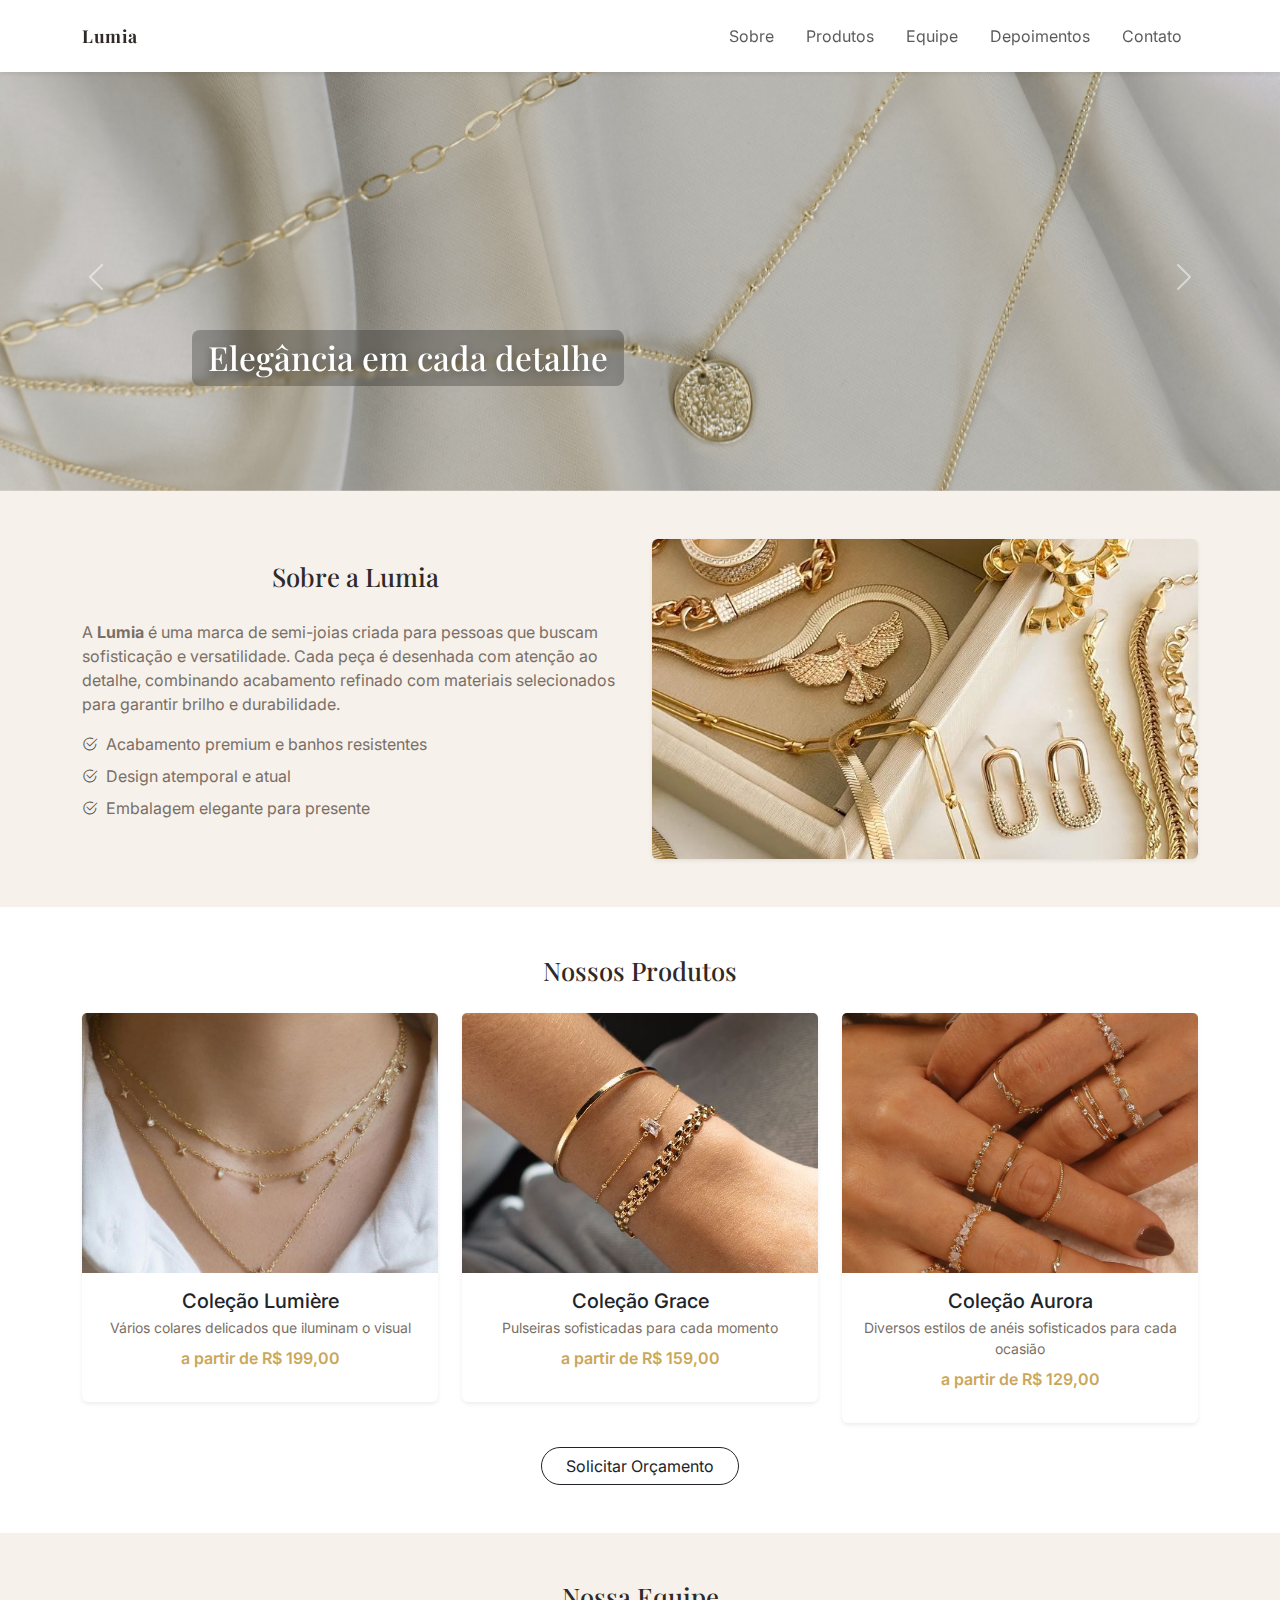
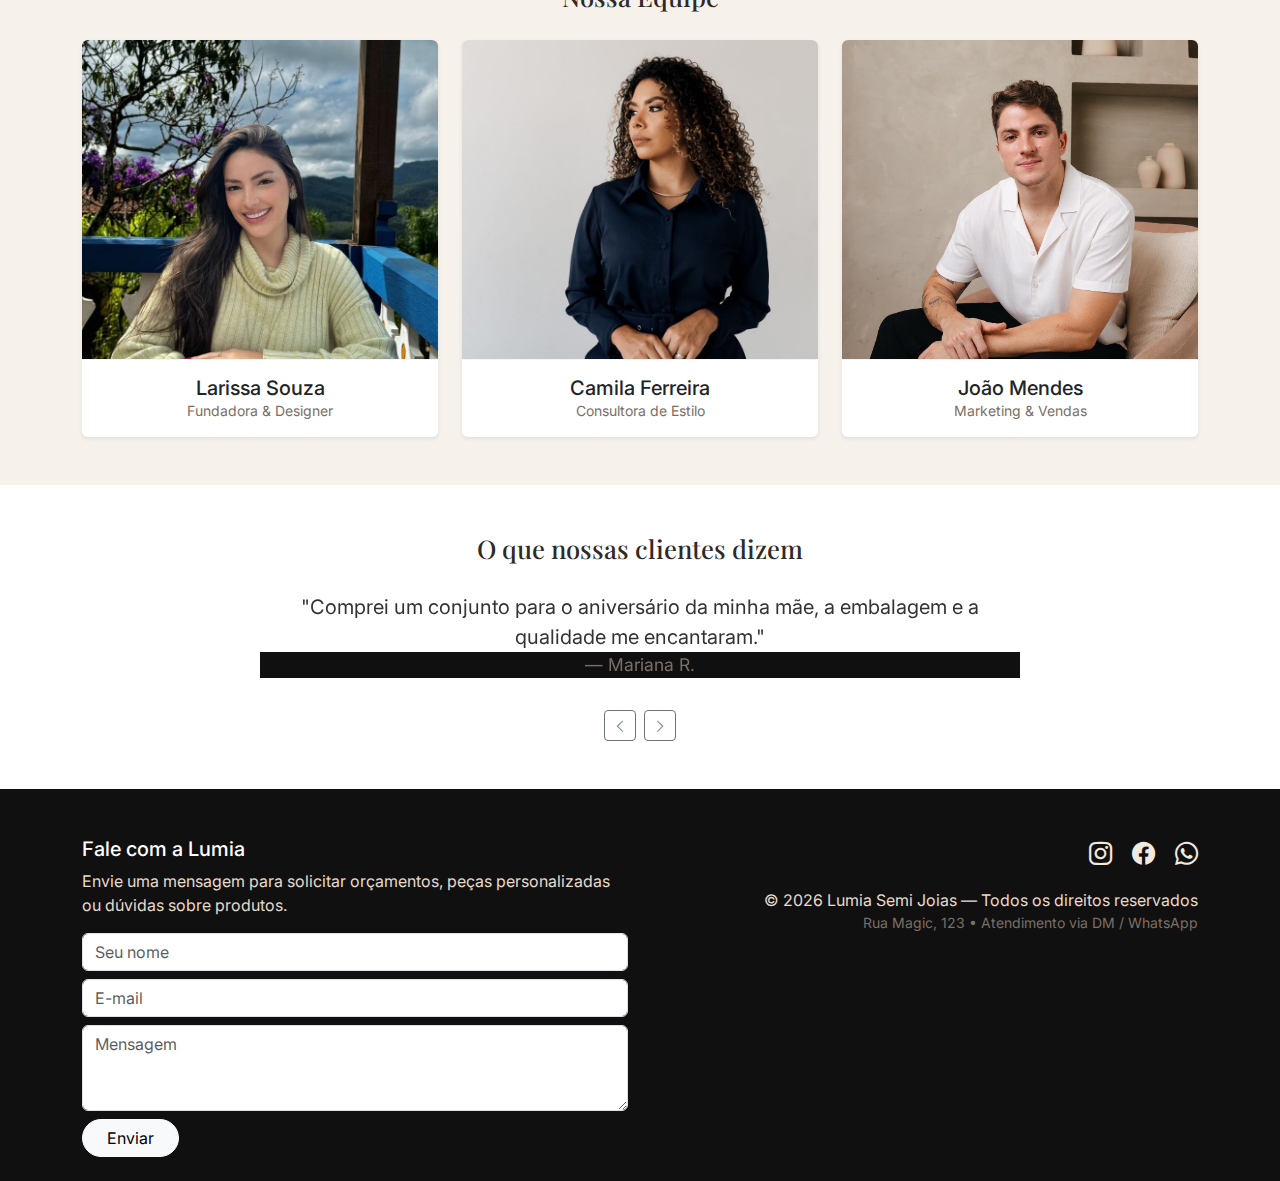
<file: index.html>
<!doctype html>
<html lang="pt-br">
<head>
  <meta charset="utf-8" />
  <meta name="viewport" content="width=device-width,initial-scale=1" />
  <title>Lumia - Semi Joias</title>

  <link href="https://cdn.jsdelivr.net/npm/bootstrap@5.3.2/dist/css/bootstrap.min.css" rel="stylesheet">
  <link href="https://cdn.jsdelivr.net/npm/bootstrap-icons@1.11.3/font/bootstrap-icons.css" rel="stylesheet">
  <link href="https://fonts.googleapis.com/css2?family=Playfair+Display:wght@600;700&family=Inter:wght@300;400;600&display=swap" rel="stylesheet">

  <style>
    :root{
      --bg: #f6f1eb;
      --card: #ffffff;
      --accent: #caa75a;
      --muted: #7a6f66;
    }

    html,body{ height:100%; }
    body{
      background: var(--bg);
      color: #333;
      font-family: "Inter", system-ui, -apple-system, "Segoe UI", Roboto, "Helvetica Neue", Arial;
      line-height:1.5;
      scroll-behavior: smooth;
    }

    .brand-logo{
      display:flex;
      gap:.5rem;
      align-items:center;
      text-decoration:none;
    }
    .brand-mark{
      width:38px; height:38px;
      display:inline-grid;
      place-items:center;
      background: linear-gradient(180deg,#fff 0,#f0e9df 100%);
      border-radius:8px;
      box-shadow: 0 2px 6px rgba(0,0,0,0.06);
      border: 1px solid rgba(122,111,102,0.12);
    }
    .brand-title{
      font-family: "Playfair Display", serif;
      color: #2f2a27;
      font-weight:700;
      letter-spacing:.6px;
      font-size:1.1rem;
    }

    .carousel-caption{
      bottom: 18%;
    }
    .hero-title{
      font-family: "Playfair Display", serif;
      font-size: clamp(1.25rem, 2.6vw, 2.4rem);
      color: #fff;
      text-shadow: 0 2px 10px rgba(0,0,0,0.35);
      background: rgba(0,0,0,0.25);
      display:inline-block;
      padding: .5rem 1rem;
      border-radius: 8px;
      backdrop-filter: blur(2px);
    }

    .section-title{
      font-family: "Playfair Display", serif;
      color: #2f2a27;
      text-align:center;
      margin-bottom:1.75rem;
      font-size:1.6rem;
    }
    .muted { color: var(--muted); }


    .product-card img{
      height: 260px;
      object-fit: cover;
    }
    .product-card .card-body { padding: 1rem; }


    .team-photo{
      width:100%;
      height:320px;
      object-fit:cover;
      border-bottom: 1px solid rgba(0,0,0,0.04);
    }


    footer{ background: #111010; color: #fff; }
    footer a { color: #f1e9dd; }


    @media (max-width:767px){
      .product-card img{ height:220px; }
      .team-photo{ height:220px; }
      .carousel-caption{ bottom: 12%; }
    }
  </style>
</head>
<body data-bs-spy="scroll" data-bs-target="#mainNav" data-bs-offset="80" tabindex="0">

  <!-- navbar -->
  <nav id="mainNav" class="navbar navbar-expand-lg navbar-light bg-white shadow-sm py-3 fixed-top">
    <div class="container">
      <a class="navbar-brand brand-logo" href="#home" aria-label="Lumia home">
        <span class="brand-title">Lumia</span>
      </a>

      <button class="navbar-toggler" type="button" data-bs-toggle="collapse" data-bs-target="#navMenu" aria-controls="navMenu" aria-expanded="false">
        <span class="navbar-toggler-icon"></span>
      </button>

      <div class="collapse navbar-collapse" id="navMenu">
        <ul class="navbar-nav ms-auto align-items-lg-center">
          <li class="nav-item"><a class="nav-link px-3" href="#sobre">Sobre</a></li>
          <li class="nav-item"><a class="nav-link px-3" href="#produtos">Produtos</a></li>
          <li class="nav-item"><a class="nav-link px-3" href="#equipe">Equipe</a></li>
          <li class="nav-item"><a class="nav-link px-3" href="#depoimentos">Depoimentos</a></li>
          <li class="nav-item"><a class="nav-link px-3" href="#contato">Contato</a></li>
        </ul>
      </div>
    </div>
  </nav>

  <!-- carrossel de fotos-->
  <header id="home" class="mt-5 pt-3">
    <div id="heroCarousel" class="carousel slide" data-bs-ride="carousel" data-bs-interval="4500">
      <div class="carousel-inner">
        <div class="carousel-item active">
          <img src="1foto.png" class="d-block w-100" alt="Joia dourada">
          <div class="carousel-caption text-start">
            <h2 class="hero-title">Elegância em cada detalhe</h2>
          </div>
        </div>
        <div class="carousel-item">
          <img src="5foto.png" class="d-block w-100" alt="Joia dourada">
          <div class="carousel-caption">
            <h2 class="hero-title">Brilho que acompanha você</h2>
          </div>
        </div>
        <div class="carousel-item">
          <img src="4foto.png" class="d-block w-100" alt="Joia dourada">
          <div class="carousel-caption text-end">
            <h2 class="hero-title">Peças que contam histórias</h2>
          </div>
        </div>
      </div>

      <button class="carousel-control-prev" type="button" data-bs-target="#heroCarousel" data-bs-slide="prev" aria-label="anterior">
        <span class="carousel-control-prev-icon" aria-hidden="true"></span>
      </button>
      <button class="carousel-control-next" type="button" data-bs-target="#heroCarousel" data-bs-slide="next" aria-label="próximo">
        <span class="carousel-control-next-icon" aria-hidden="true"></span>
      </button>
    </div>
  </header>

  <!-- sobre a lumia-->
  <section id="sobre" class="py-5">
    <div class="container">
      <div class="row align-items-center gy-4">
        <div class="col-lg-6">
          <h3 class="section-title">Sobre a Lumia</h3>
          <p class="muted mb-3">A <strong>Lumia</strong> é uma marca de semi-joias criada para pessoas que buscam sofisticação e versatilidade. Cada peça é desenhada com atenção ao detalhe, combinando acabamento refinado com materiais selecionados para garantir brilho e durabilidade.</p>
          <ul class="list-unstyled muted">
            <li class="mb-2"><i class="bi bi-check2-circle me-2 text-muted"></i>Acabamento premium e banhos resistentes</li>
            <li class="mb-2"><i class="bi bi-check2-circle me-2 text-muted"></i>Design atemporal e atual</li>
            <li class="mb-2"><i class="bi bi-check2-circle me-2 text-muted"></i>Embalagem elegante para presente</li>
          </ul>
        </div>
        <div class="col-lg-6 text-center">
          <div class="card shadow-sm border-0" style="background:transparent;">
            <img src="carossel3.jpeg" class="img-fluid rounded" alt="Sobre Lumia - joia" loading="lazy" style="max-height:320px; object-fit:cover;">
          </div>
        </div>
      </div>
    </div>
  </section>

  <!-- produtos -->
  <section id="produtos" class="py-5 bg-white">
    <div class="container">
      <h3 class="section-title">Nossos Produtos</h3>

      <div class="row g-4">
<div class="col-md-4">
  <div class="card product-card shadow-sm border-0">
    <img src="colar1.jpeg" class="card-img-top" alt="Coleção de colares Lumia" loading="lazy">
    <div class="card-body text-center">
      <h5 class="card-title mb-1">Coleção Lumière</h5>
      <p class="muted small mb-2">Vários colares delicados que iluminam o visual</p>
      <p class="fw-semibold" style="color:var(--accent)">a partir de R$ 199,00</p>
    </div>
  </div>
</div>

<div class="col-md-4">
  <div class="card product-card shadow-sm border-0">
    <img src="pulseira3.jpeg" class="card-img-top" alt="Coleção de pulseiras Lumia" loading="lazy">
    <div class="card-body text-center">
      <h5 class="card-title mb-1">Coleção Grace</h5>
      <p class="muted small mb-2">Pulseiras sofisticadas para cada momento</p>
      <p class="fw-semibold" style="color:var(--accent)">a partir de R$ 159,00</p>
    </div>
  </div>
</div>

<div class="col-md-4">
  <div class="card product-card shadow-sm border-0">
    <img src="anel2.jpeg" class="card-img-top" alt="Coleção de anéis Lumia" loading="lazy">
    <div class="card-body text-center">
      <h5 class="card-title mb-1">Coleção Aurora</h5>
      <p class="muted small mb-2">Diversos estilos de anéis sofisticados para cada ocasião</p>
      <p class="fw-semibold" style="color:var(--accent)">a partir de R$ 129,00</p>
    </div>
  </div>
</div>


      <!-- orçamento -->
      <div class="text-center mt-4">
        <a href="#contato" class="btn btn-outline-dark rounded-pill px-4">Solicitar Orçamento</a>
      </div>
    </div>
  </section>

  <!-- equipe -->
  <section id="equipe" class="py-5">
    <div class="container">
      <h3 class="section-title">Nossa Equipe</h3>

      <div class="row g-4">
        <div class="col-md-4">
          <div class="card text-center shadow-sm border-0">
            <img src="larissa.jpeg" class="team-photo rounded-top" alt="Larissa Souza" loading="lazy">
            <div class="card-body">
              <h5 class="card-title mb-0">Larissa Souza</h5>
              <p class="muted small mb-0">Fundadora & Designer</p>
            </div>
          </div>
        </div>

        <div class="col-md-4">
          <div class="card text-center shadow-sm border-0">
            <img src="camila3.jpeg" class="team-photo rounded-top" alt="Camila Ferreira" loading="lazy">
            <div class="card-body">
              <h5 class="card-title mb-0">Camila Ferreira</h5>
              <p class="muted small mb-0">Consultora de Estilo</p>
            </div>
          </div>
        </div>

        <div class="col-md-4">
          <div class="card text-center shadow-sm border-0">
            <img src="joao3.jpeg" class="team-photo rounded-top" alt="João Mendes" loading="lazy">
            <div class="card-body">
              <h5 class="card-title mb-0">João Mendes</h5>
              <p class="muted small mb-0">Marketing & Vendas</p>
            </div>
          </div>
        </div>
      </div>
    </div>
  </section>

  <!-- carrossel de depoimentos -->
  <section id="depoimentos" class="py-5 bg-white">
    <div class="container">
      <h3 class="section-title">O que nossas clientes dizem</h3>

      <div id="testimonials" class="carousel slide" data-bs-ride="carousel">
        <div class="carousel-inner text-center">
          <div class="carousel-item active">
            <blockquote class="blockquote mx-auto" style="max-width:760px;">
              <p class="fs-5">"Comprei um conjunto para o aniversário da minha mãe, a embalagem e a qualidade me encantaram."</p>
              <footer class="blockquote-footer muted">Mariana R.</footer>
            </blockquote>
          </div>
          <div class="carousel-item">
            <blockquote class="blockquote mx-auto" style="max-width:760px;">
              <p class="fs-5">"Peças incríveis, atendimento cuidadoso e entrega rápida, super recomendo!"</p>
              <footer class="blockquote-footer muted">Vitória G.</footer>
            </blockquote>
          </div>
          <div class="carousel-item">
            <blockquote class="blockquote mx-auto" style="max-width:760px;">
              <p class="fs-5">"Preço justo. Uso todo dia e o banho continua ótimo."</p>
              <footer class="blockquote-footer muted">Laís S.</footer>
            </blockquote>
          </div>
        </div>
        <div class="d-flex justify-content-center mt-3">
          <button class="btn btn-sm btn-outline-secondary me-2" type="button" data-bs-target="#testimonials" data-bs-slide="prev"><i class="bi bi-chevron-left"></i></button>
          <button class="btn btn-sm btn-outline-secondary" type="button" data-bs-target="#testimonials" data-bs-slide="next"><i class="bi bi-chevron-right"></i></button>
        </div>
      </div>
    </div>
  </section>

  <!-- contato e rodapé -->
  <footer id="contato" class="pt-5 pb-4">
    <div class="container">
      <div class="row gy-4">
        <div class="col-md-6">
          <h5 class="text-white">Fale com a Lumia</h5>
          <p class="muted" style="color:#e6dacb">Envie uma mensagem para solicitar orçamentos, peças personalizadas ou dúvidas sobre produtos.</p>

          <form class="row g-2" onsubmit="event.preventDefault(); alert('Obrigado! Entraremos em contato.')">
            <div class="col-12">
              <input class="form-control" placeholder="Seu nome" required>
            </div>
            <div class="col-12">
              <input type="email" class="form-control" placeholder="E-mail" required>
            </div>
            <div class="col-12">
              <textarea class="form-control" rows="3" placeholder="Mensagem" required></textarea>
            </div>
            <div class="col-12">
              <button class="btn btn-light rounded-pill px-4" type="submit">Enviar</button>
            </div>
          </form>
        </div>

        <div class="col-md-6 text-md-end">
          <div class="mb-3">
            <a href="#" class="me-3" aria-label="Instagram"><i class="bi bi-instagram" style="font-size:1.45rem;color:#f1e9dd"></i></a>
            <a href="#" class="me-3" aria-label="Facebook"><i class="bi bi-facebook" style="font-size:1.45rem;color:#f1e9dd"></i></a>
            <a href="#" aria-label="WhatsApp"><i class="bi bi-whatsapp" style="font-size:1.45rem;color:#f1e9dd"></i></a>
          </div>

          <p class="mb-0" style="color:#e6dacb">&copy; <span id="year"></span> Lumia Semi Joias — Todos os direitos reservados</p>
          <small class="muted d-block">Rua Magic, 123 • Atendimento via DM / WhatsApp</small>
        </div>
      </div>
    </div>
  </footer>

  <script src="https://cdn.jsdelivr.net/npm/bootstrap@5.3.2/dist/js/bootstrap.bundle.min.js"></script>
  <script>
  
    document.getElementById('year').textContent = new Date().getFullYear();


    const scrollSpy = new bootstrap.ScrollSpy(document.body, {
      target: '#mainNav',
      offset: 100
    });
  </script>
</body>
</html>
</file>
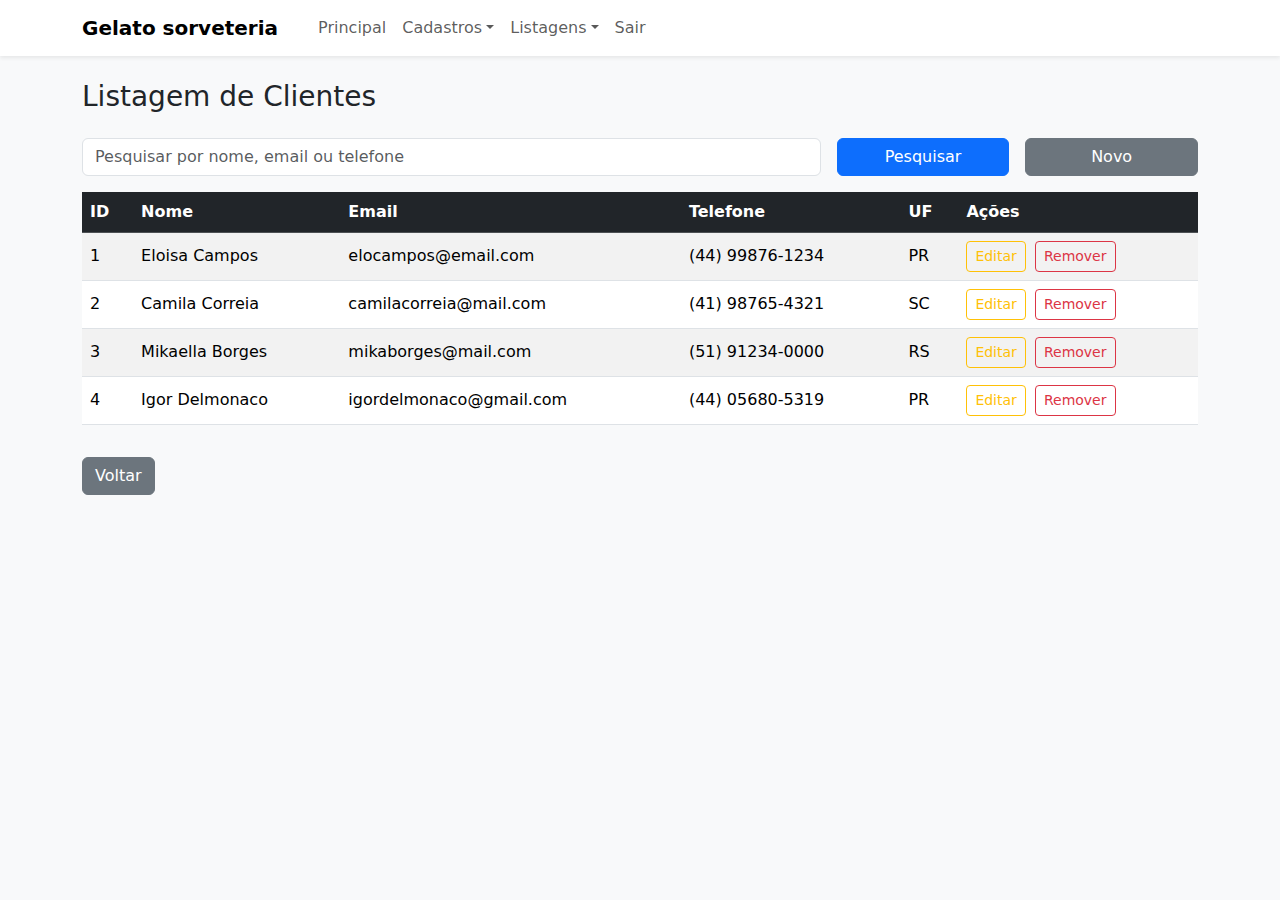
<file: Formulários/listagemdeclientes.html>
<!DOCTYPE html>
<html lang="pt-br">
<head>
  <meta charset="utf-8" />
  <meta name="viewport" content="width=device-width, initial-scale=1" />
  <title>Listagem de Clientes</title>
  <link href="https://cdn.jsdelivr.net/npm/bootstrap@5.3.8/dist/css/bootstrap.min.css" rel="stylesheet">
</head>
<body class="bg-light">

<!-- NAVBAR -->
<nav class="navbar navbar-expand-lg navbar-light bg-white shadow-sm">
  <div class="container">
    <a class="navbar-brand fw-bold" href="#">Gelato sorveteria</a>

    <button class="navbar-toggler" type="button" data-bs-toggle="collapse" data-bs-target="#navbarNav">
      <span class="navbar-toggler-icon"></span>
    </button>

    <div class="collapse navbar-collapse" id="navbarNav">
      <ul class="navbar-nav ms-3">

        <!-- PRINCIPAL -->
        <li class="nav-item"><a class="nav-link" href="principal.html">Principal</a></li>

        <!-- CADASTROS -->
        <li class="nav-item dropdown">
          <a class="nav-link dropdown-toggle" href="#" data-bs-toggle="dropdown">Cadastros</a>
          <ul class="dropdown-menu">
            <li><a class="dropdown-item" href="cadastrodeclientes.html">Cadastro de Clientes</a></li>
            <li><a class="dropdown-item" href="cadastrodeusuarios.html">Cadastro de Usuários</a></li>
            <li><a class="dropdown-item" href="cadastrodeprodutos.html">Cadastro de Produtos</a></li>
          </ul>
        </li>

        <!-- LISTAGENS -->
        <li class="nav-item dropdown">
          <a class="nav-link dropdown-toggle" href="#" data-bs-toggle="dropdown">Listagens</a>
          <ul class="dropdown-menu">
            <li><a class="dropdown-item" href="listagemdeusuarios.html">Usuários</a></li>
            <li><a class="dropdown-item" href="listagemdeclientes.html">Clientes</a></li>
            <li><a class="dropdown-item" href="listagemdeproduto.html">Produtos</a></li>
          </ul>
        </li>

        <!-- SAIR -->
        <li class="nav-item"><a class="nav-link" href="logintela.html">Sair</a></li>

      </ul>
    </div>
  </div>
</nav>

<div class="container my-4">
  <h3 class="mb-4">Listagem de Clientes</h3>

  <!-- Pesquisa -->
  <form class="row g-3 mb-3" role="search" onsubmit="return false;">
    <div class="col-sm-8">
      <label class="form-label visually-hidden" for="q">Pesquisar</label>
      <input id="q" class="form-control" type="search" placeholder="Pesquisar por nome, email ou telefone">
    </div>

    <div class="col-sm-2 d-grid">
      <button class="btn btn-primary" type="button">Pesquisar</button>
    </div>

    <div class="col-sm-2 d-grid">
      <!-- BOTÃO "NOVO" → CADASTRO DE CLIENTES -->
      <a class="btn btn-secondary" href="cadastrodeclientes.html" role="button">Novo</a>
    </div>
  </form>

  <!-- Tabela -->
  <div class="table-responsive">
    <table class="table table-striped table-hover align-middle">
      <thead class="table-dark">
        <tr>
          <th scope="col">ID</th>
          <th scope="col">Nome</th>
          <th scope="col">Email</th>
          <th scope="col">Telefone</th>
          <th scope="col">UF</th>
          <th scope="col">Ações</th>
        </tr>
      </thead>

      <tbody>
        <tr>
          <td>1</td>
          <td>Eloisa Campos</td>
          <td>elocampos@email.com</td>
          <td>(44) 99876-1234</td>
          <td>PR</td>
          <td>
            <button class="btn btn-sm btn-outline-warning me-1">Editar</button>
            <button class="btn btn-sm btn-outline-danger">Remover</button>
          </td>
        </tr>

        <tr>
          <td>2</td>
          <td>Camila Correia</td>
          <td>camilacorreia@mail.com</td>
          <td>(41) 98765-4321</td>
          <td>SC</td>
          <td>
            <button class="btn btn-sm btn-outline-warning me-1">Editar</button>
            <button class="btn btn-sm btn-outline-danger">Remover</button>
          </td>
        </tr>

        <tr>
          <td>3</td>
          <td>Mikaella Borges</td>
          <td>mikaborges@mail.com</td>
          <td>(51) 91234-0000</td>
          <td>RS</td>
          <td>
            <button class="btn btn-sm btn-outline-warning me-1">Editar</button>
            <button class="btn btn-sm btn-outline-danger">Remover</button>
          </td>
        </tr>

        <tr>
          <td>4</td>
          <td>Igor Delmonaco</td>
          <td>igordelmonaco@gmail.com</td>
          <td>(44) 05680-5319</td>
          <td>PR</td>
          <td>
            <button class="btn btn-sm btn-outline-warning me-1">Editar</button>
            <button class="btn btn-sm btn-outline-danger">Remover</button>
          </td>
        </tr>

      </tbody>
    </table>
  </div>

  <!-- VOLTAR -->
  <a href="principal.html" class="btn btn-secondary mt-3">Voltar</a>

</div>

<script src="https://cdn.jsdelivr.net/npm/bootstrap@5.3.8/dist/js/bootstrap.bundle.min.js"></script>
</body>
</html>
</file>
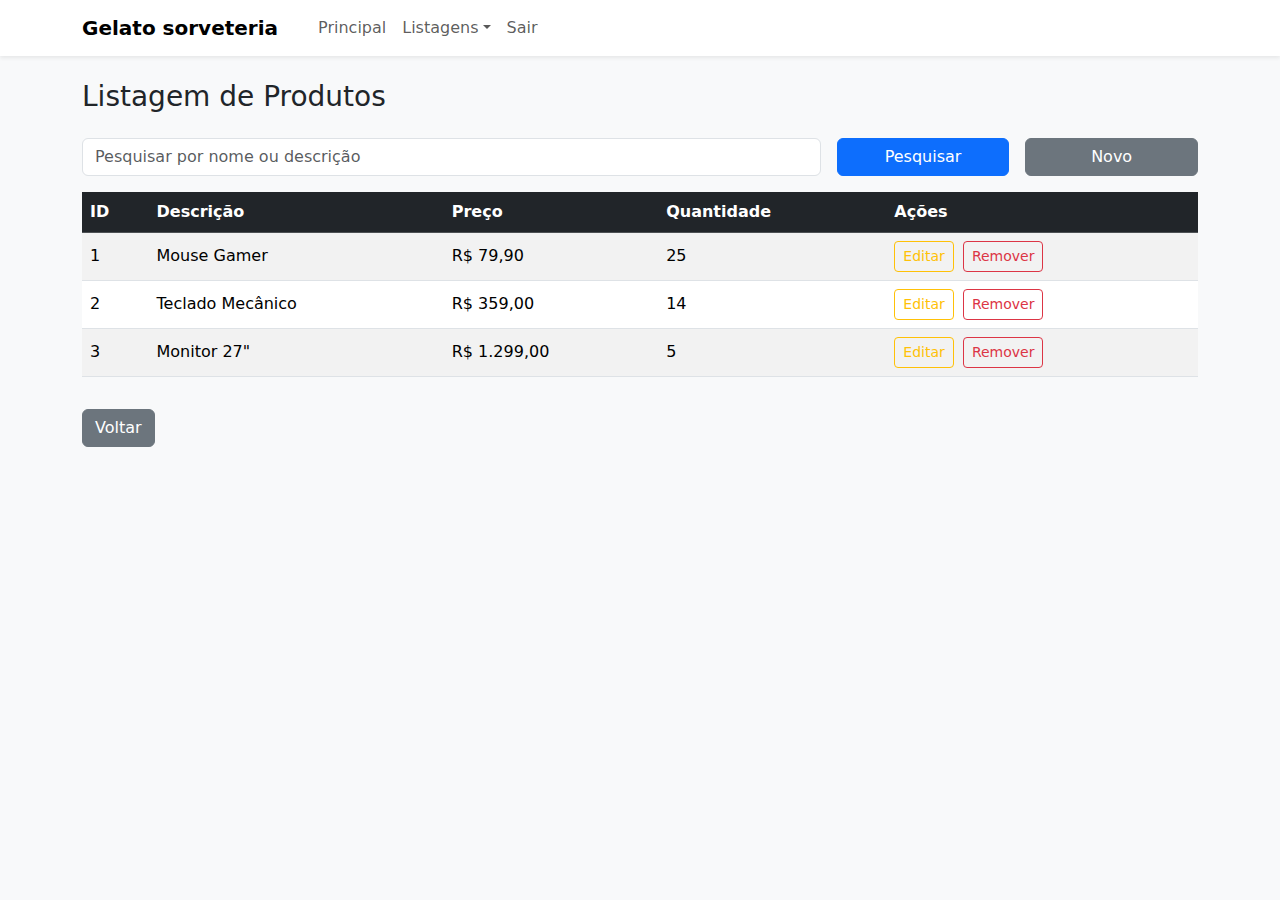
<file: Formulários/listagemdeproduto.html>
<!DOCTYPE html>
<html lang="pt-br">
<head>
  <meta charset="utf-8" />
  <meta name="viewport" content="width=device-width, initial-scale=1" />
  <title>Listagem de Produtos</title>
  <link href="https://cdn.jsdelivr.net/npm/bootstrap@5.3.8/dist/css/bootstrap.min.css" rel="stylesheet">
</head>
<body class="bg-light">

<!-- NAVBAR -->
<nav class="navbar navbar-expand-lg navbar-light bg-white shadow-sm">
  <div class="container">
    <a class="navbar-brand fw-bold" href="#">Gelato sorveteria</a>

    <button class="navbar-toggler" type="button" data-bs-toggle="collapse" data-bs-target="#navbarNav">
      <span class="navbar-toggler-icon"></span>
    </button>

    <div class="collapse navbar-collapse" id="navbarNav">
      <ul class="navbar-nav ms-3">

        <!-- PRINCIPAL -->
        <li class="nav-item"><a class="nav-link" href="principal.html">Principal</a></li>

        <!-- LISTAGENS -->
        <li class="nav-item dropdown">
          <a class="nav-link dropdown-toggle" href="#" data-bs-toggle="dropdown">Listagens</a>
          <ul class="dropdown-menu">
            <li><a class="dropdown-item" href="listagemdeusuarios.html">Usuários</a></li>
            <li><a class="dropdown-item" href="listagemdeclientes.html">Clientes</a></li>
            <li><a class="dropdown-item" href="listagemdeproduto.html">Produtos</a></li>
          </ul>
        </li>

        <!-- SAIR -->
        <li class="nav-item"><a class="nav-link" href="logintela.html">Sair</a></li>

      </ul>
    </div>
  </div>
</nav>

<div class="container my-4">
  <h3 class="mb-4">Listagem de Produtos</h3>

  <!-- Pesquisa -->
  <form class="row g-3 mb-3" onsubmit="return false;">
    <div class="col-sm-8">
      <label class="form-label visually-hidden" for="q">Pesquisar</label>
      <input id="q" class="form-control" type="search" placeholder="Pesquisar por nome ou descrição">
    </div>

    <div class="col-sm-2 d-grid">
      <button class="btn btn-primary" type="button">Pesquisar</button>
    </div>

    <!-- BOTÃO "NOVO" → CADASTRO DE PRODUTOS -->
    <div class="col-sm-2 d-grid">
      <a class="btn btn-secondary" href="cadastrodeprodutos.html" role="button">Novo</a>
    </div>
  </form>

  <!-- Tabela -->
  <div class="table-responsive">
    <table class="table table-striped table-hover align-middle">
      <thead class="table-dark">
        <tr>
          <th scope="col">ID</th>
          <th scope="col">Descrição</th>
          <th scope="col">Preço</th>
          <th scope="col">Quantidade</th>
          <th scope="col">Ações</th>
        </tr>
      </thead>

      <tbody>
        <tr>
          <td>1</td>
          <td>Mouse Gamer</td>
          <td>R$ 79,90</td>
          <td>25</td>
          <td>
            <button class="btn btn-sm btn-outline-warning me-1">Editar</button>
            <button class="btn btn-sm btn-outline-danger">Remover</button>
          </td>
        </tr>

        <tr>
          <td>2</td>
          <td>Teclado Mecânico</td>
          <td>R$ 359,00</td>
          <td>14</td>
          <td>
            <button class="btn btn-sm btn-outline-warning me-1">Editar</button>
            <button class="btn btn-sm btn-outline-danger">Remover</button>
          </td>
        </tr>

        <tr>
          <td>3</td>
          <td>Monitor 27"</td>
          <td>R$ 1.299,00</td>
          <td>5</td>
          <td>
            <button class="btn btn-sm btn-outline-warning me-1">Editar</button>
            <button class="btn btn-sm btn-outline-danger">Remover</button>
          </td>
        </tr>
      </tbody>
    </table>
  </div>

  <!-- VOLTAR -->
  <a href="principal.html" class="btn btn-secondary mt-3">Voltar</a>

</div>

<script src="https://cdn.jsdelivr.net/npm/bootstrap@5.3.8/dist/js/bootstrap.bundle.min.js"></script>
</body>
</html>
</file>
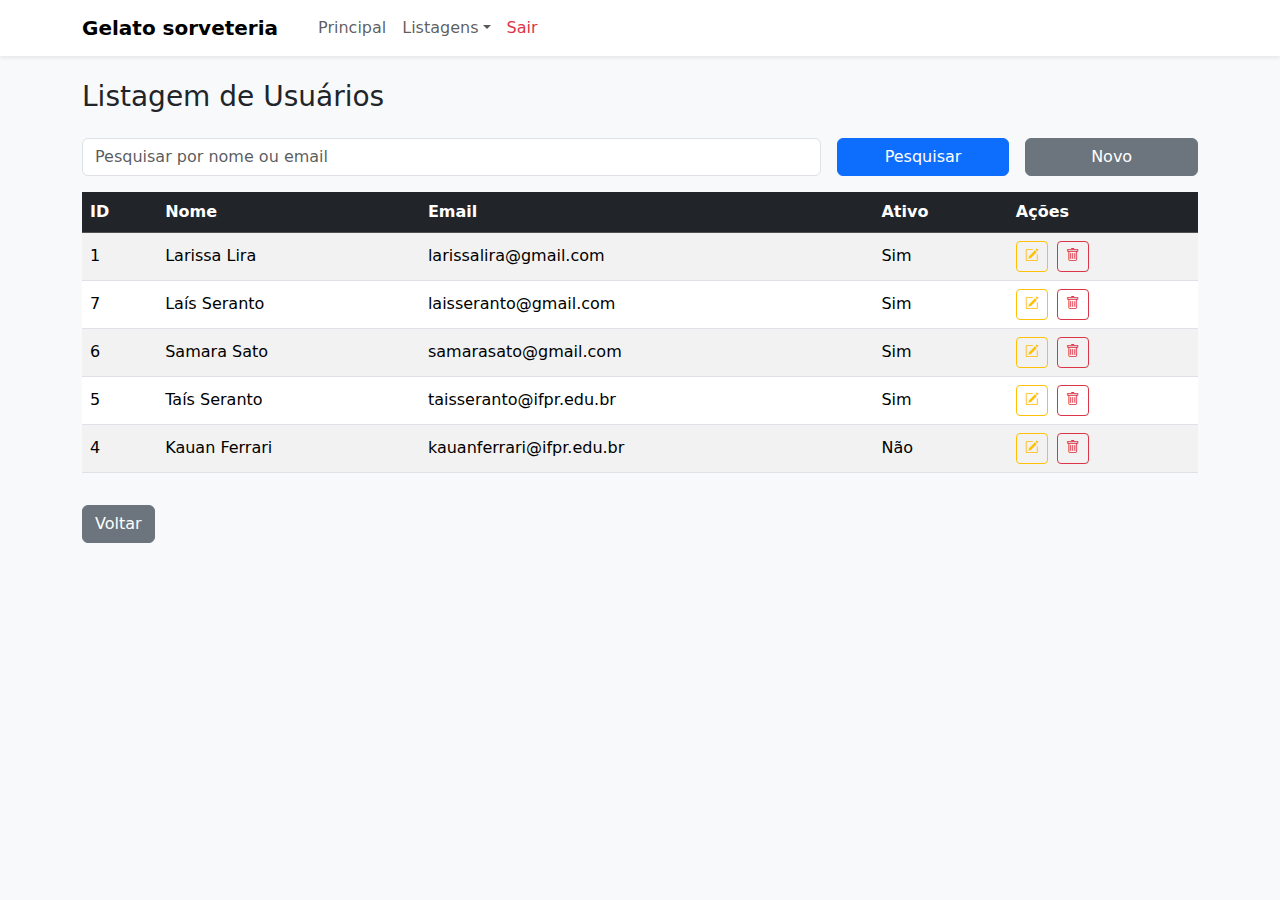
<file: Formulários/listagemdeusuarios.html>
<!DOCTYPE html>
<html lang="pt-br">
<head>
  <meta charset="UTF-8">
  <meta name="viewport" content="width=device-width, initial-scale=1.0">
  <title>Listagem de Usuários</title>
  <link href="https://cdn.jsdelivr.net/npm/bootstrap@5.3.8/dist/css/bootstrap.min.css" rel="stylesheet">
  <link rel="stylesheet" href="https://cdn.jsdelivr.net/npm/bootstrap-icons@1.11.1/font/bootstrap-icons.css">
</head>
<body class="bg-light">

<!-- NAVBAR -->
<nav class="navbar navbar-expand-lg navbar-light bg-white shadow-sm">
  <div class="container">
    <a class="navbar-brand fw-bold" href="#">Gelato sorveteria</a>

    <button class="navbar-toggler" type="button" data-bs-toggle="collapse" data-bs-target="#navbarNav">
      <span class="navbar-toggler-icon"></span>
    </button>

    <div class="collapse navbar-collapse" id="navbarNav">
      <ul class="navbar-nav ms-3">

        <!-- PRINCIPAL -->
        <li class="nav-item"><a class="nav-link" href="principal.html">Principal</a></li>

        <!-- LISTAGENS -->
        <li class="nav-item dropdown">
          <a class="nav-link dropdown-toggle" href="#" data-bs-toggle="dropdown">Listagens</a>
          <ul class="dropdown-menu">
            <li><a class="dropdown-item" href="listagemdeusuarios.html">Usuários</a></li>
            <li><a class="dropdown-item" href="listagemdeclientes.html">Clientes</a></li>
            <li><a class="dropdown-item" href="listagemdeproduto.html">Produtos</a></li>
          </ul>
        </li>

        <!-- SAIR -->
        <li class="nav-item"><a class="nav-link text-danger" href="logintela.html">Sair</a></li>

      </ul>
    </div>
  </div>
</nav>


<div class="container my-4">

  <h3 class="mb-4">Listagem de Usuários</h3>

  <!-- Pesquisa -->
  <form class="row g-3 mb-3" onsubmit="return false;">
    <div class="col-sm-8">
      <label class="form-label visually-hidden">Pesquisar</label>
      <input type="text" class="form-control" placeholder="Pesquisar por nome ou email">
    </div>

    <div class="col-sm-2 d-grid">
      <button class="btn btn-primary" type="button">Pesquisar</button>
    </div>

    <!-- BOTÃO NOVO → CADASTRO DE USUÁRIOS -->
    <div class="col-sm-2 d-grid">
      <a class="btn btn-secondary" href="cadastrodeusuarios.html">Novo</a>
    </div>
  </form>

  <!-- TABELA -->
  <div class="table-responsive">
    <table class="table table-striped table-hover align-middle">
      <thead class="table-dark">
        <tr>
          <th>ID</th>
          <th>Nome</th>
          <th>Email</th>
          <th>Ativo</th>
          <th>Ações</th>
        </tr>
      </thead>

      <tbody>
        <tr>
          <td>1</td>
          <td>Larissa Lira</td>
          <td>larissalira@gmail.com</td>
          <td>Sim</td>
          <td>
            <button class="btn btn-sm btn-outline-warning me-1"><i class="bi bi-pencil-square"></i></button>
            <button class="btn btn-sm btn-outline-danger"><i class="bi bi-trash"></i></button>
          </td>
        </tr>

        <tr>
          <td>7</td>
          <td>Laís Seranto</td>
          <td>laisseranto@gmail.com</td>
          <td>Sim</td>
          <td>
            <button class="btn btn-sm btn-outline-warning me-1"><i class="bi bi-pencil-square"></i></button>
            <button class="btn btn-sm btn-outline-danger"><i class="bi bi-trash"></i></button>
          </td>
        </tr>

        <tr>
          <td>6</td>
          <td>Samara Sato</td>
          <td>samarasato@gmail.com</td>
          <td>Sim</td>
          <td>
            <button class="btn btn-sm btn-outline-warning me-1"><i class="bi bi-pencil-square"></i></button>
            <button class="btn btn-sm btn-outline-danger"><i class="bi bi-trash"></i></button>
          </td>
        </tr>

        <tr>
          <td>5</td>
          <td>Taís Seranto</td>
          <td>taisseranto@ifpr.edu.br</td>
          <td>Sim</td>
          <td>
            <button class="btn btn-sm btn-outline-warning me-1"><i class="bi bi-pencil-square"></i></button>
            <button class="btn btn-sm btn-outline-danger"><i class="bi bi-trash"></i></button>
          </td>
        </tr>

        <tr>
          <td>4</td>
          <td>Kauan Ferrari</td>
          <td>kauanferrari@ifpr.edu.br</td>
          <td>Não</td>
          <td>
            <button class="btn btn-sm btn-outline-warning me-1"><i class="bi bi-pencil-square"></i></button>
            <button class="btn btn-sm btn-outline-danger"><i class="bi bi-trash"></i></button>
          </td>
        </tr>

      </tbody>
    </table>
  </div>

  <!-- VOLTAR -->
  <a href="principal.html" class="btn btn-secondary mt-3">Voltar</a>

</div>

<script src="https://cdn.jsdelivr.net/npm/bootstrap@5.3.8/dist/js/bootstrap.bundle.min.js"></script>
</body>
</html>
</file>
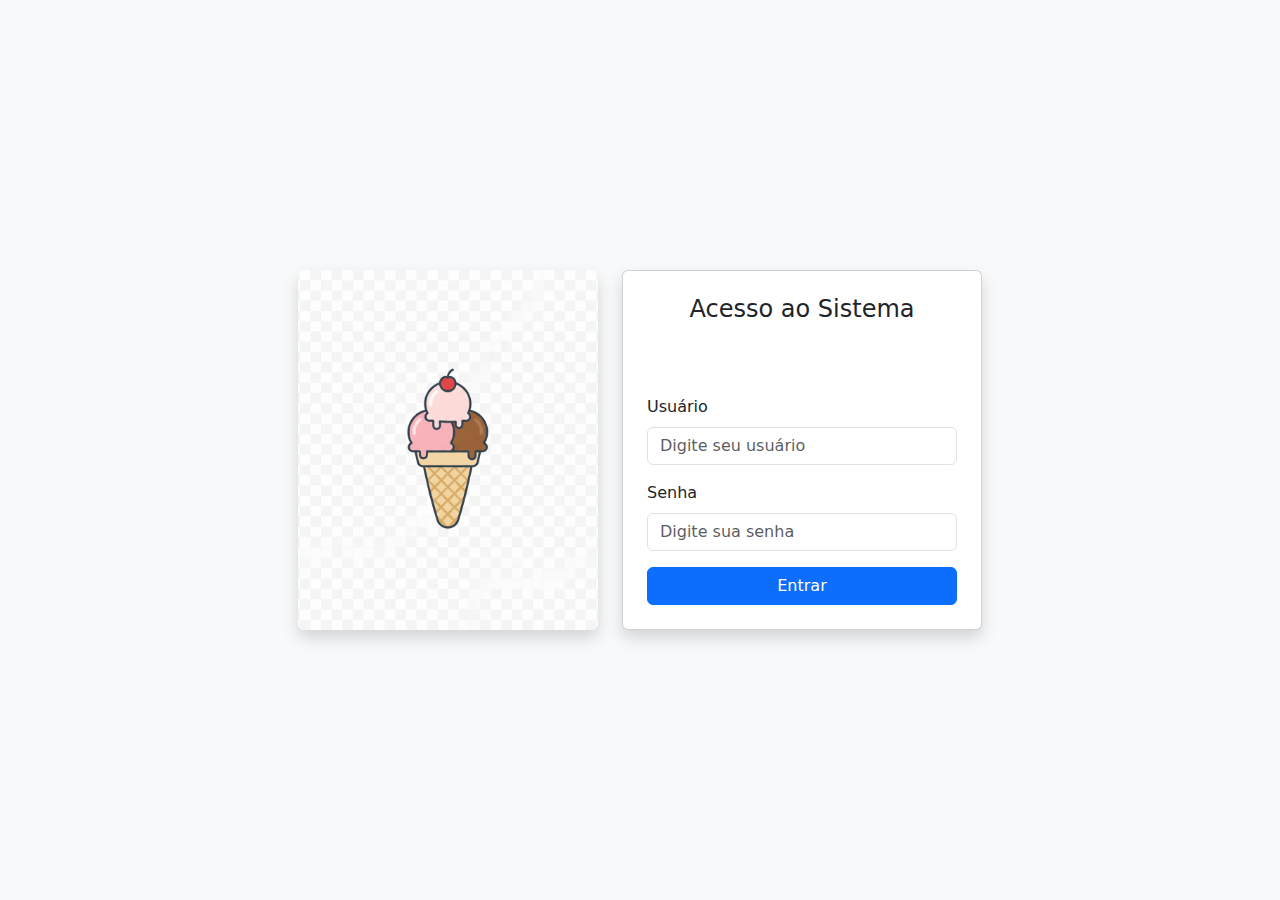
<file: Formulários/logintela.html>
<!DOCTYPE html>
<html lang="pt-br">
<head>
  <meta charset="UTF-8">
  <meta name="viewport" content="width=device-width, initial-scale=1.0">
  <title>Login</title>
  <link href="https://cdn.jsdelivr.net/npm/bootstrap@5.3.8/dist/css/bootstrap.min.css" rel="stylesheet">
</head>

<body class="bg-light d-flex align-items-center justify-content-center vh-100">

  <div class="d-flex align-items-center justify-content-center gap-4">

    <img src="Gemini_Generated_Image_bd6ujabd6ujabd6u.png"
         class="rounded shadow img-fluid"
         style="max-width: 300px; height: 360px; object-fit: cover;"
         alt="">

    <div class="card shadow p-4 d-flex flex-column justify-content-center" style="width: 360px; height: 360px;">
      <h4 class="text-center mb-3">Acesso ao Sistema</h4>

      <form class="mt-auto">
        <div class="mb-3">
          <label class="form-label">Usuário</label>
          <input type="text" class="form-control" placeholder="Digite seu usuário" required>
        </div>

        <div class="mb-3">
          <label class="form-label">Senha</label>
          <input type="password" class="form-control" placeholder="Digite sua senha" required>
        </div>

        <a href="principal.html" class="btn btn-primary w-100">Entrar</a>

      </form>
    </div>

  </div>

  <script src="https://cdn.jsdelivr.net/npm/bootstrap@5.3.8/dist/js/bootstrap.bundle.min.js"></script>
</body>
</html>
</file>
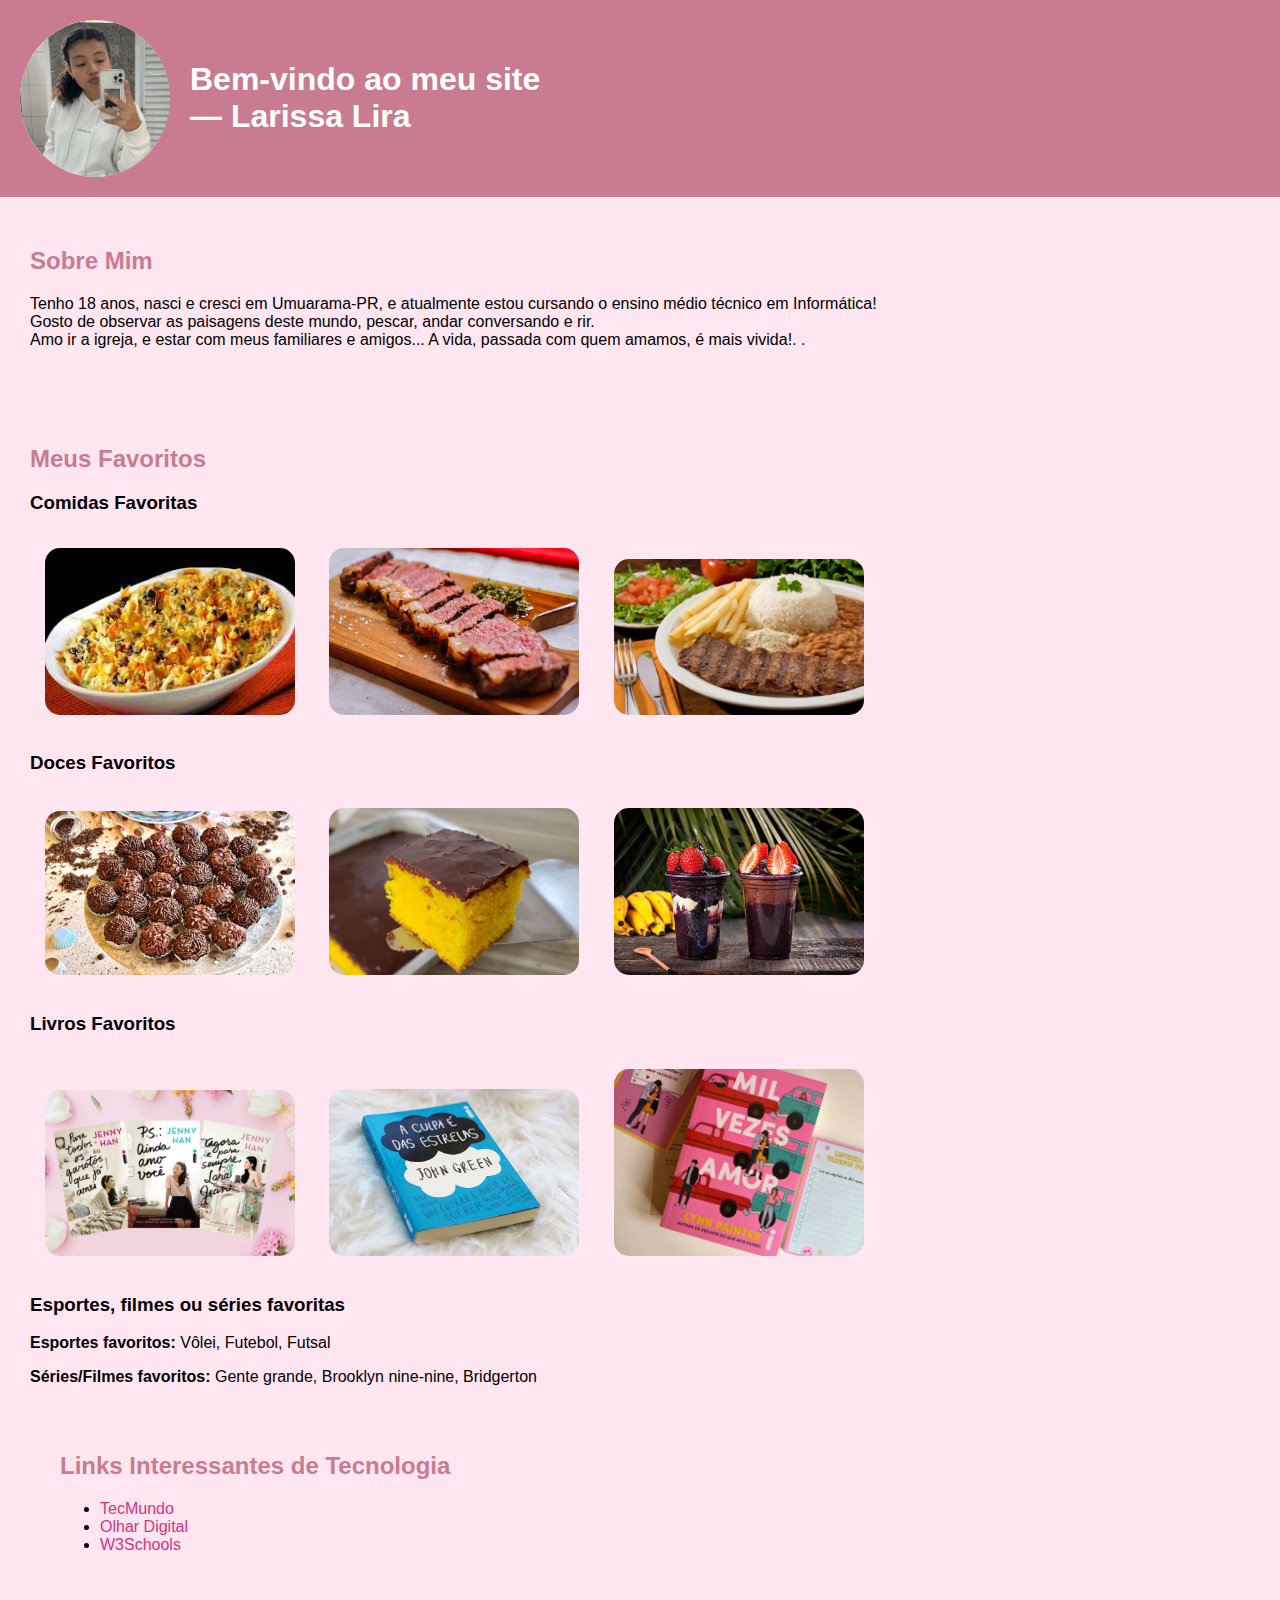
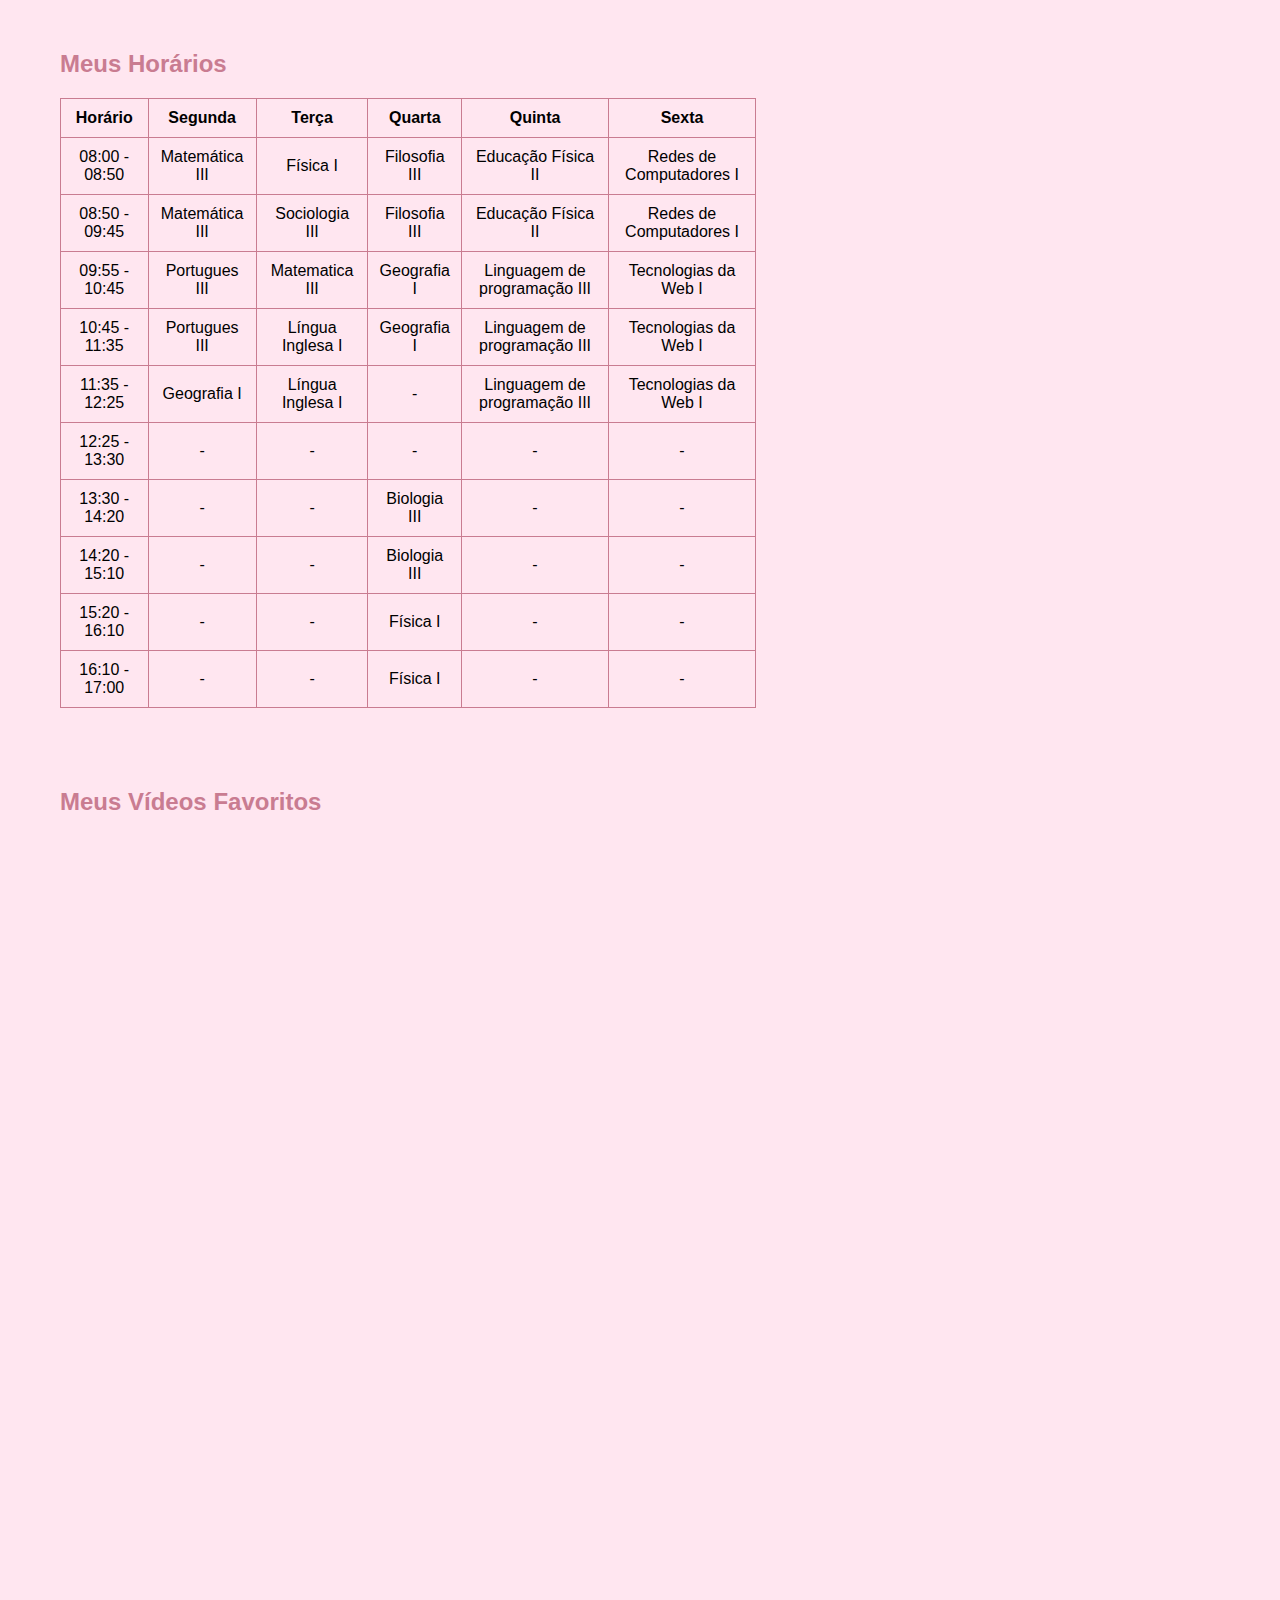
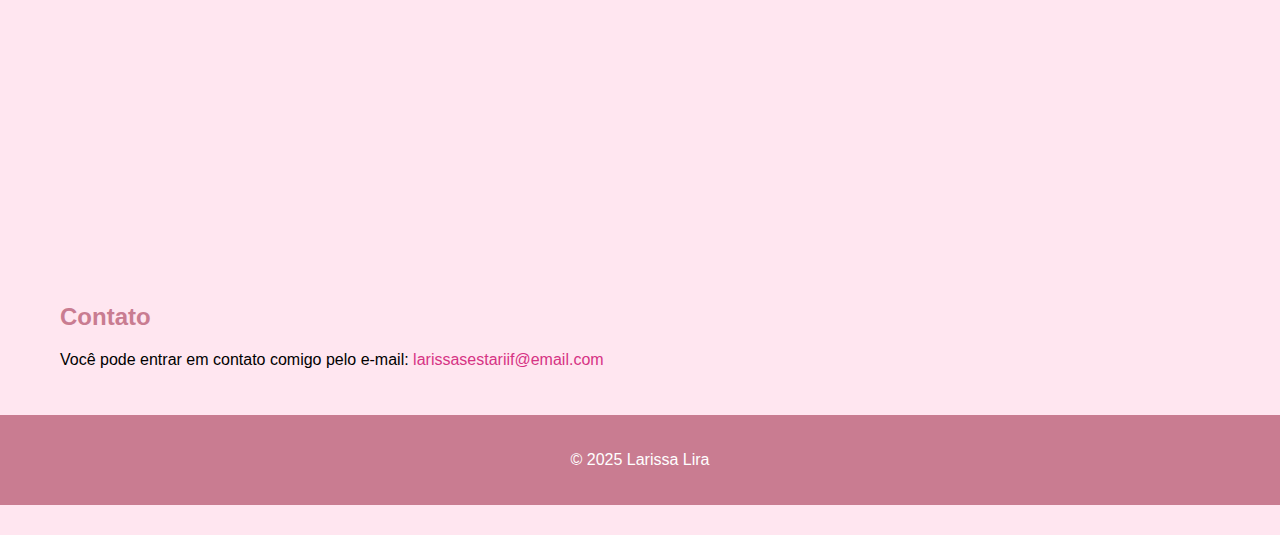
<file: trabalho2/minhaBiografia.html>
<!DOCTYPE html>
<html lang="pt-br">
<head>
    <meta charset="UTF-8">
    <title>Larissa Lira - Meu Site Pessoal</title>
    <link rel="stylesheet" href="style.css">

</head>
<body>

    <header>
        <img src="LarissaLira.jpeg" alt="Minha foto" class="foto-redonda">
        <div>
            <h1>Bem-vindo ao meu site <br>
                — Larissa Lira</h1> 
            
            
        </div>
    </header>

    <section id="sobre">
        <h2>Sobre Mim</h2>
        <p>Tenho 18 anos, nasci e cresci em Umuarama-PR, e atualmente estou cursando o ensino médio técnico em Informática!<br>
            Gosto de observar as paisagens deste mundo, pescar, andar conversando e rir.<br>
            Amo ir a igreja, e estar com meus familiares e amigos... A vida, passada com quem amamos, é mais vivida!. .</p>
    </section>

    <section id="favoritos-com-imagem">

        <h2>Meus Favoritos </h2>

        <h3> Comidas Favoritas</h3>
        <div class="favoritos">
            <img src="salpicao.jpg" alt="Salpicão"  width: "200"px; >
            <img src="churrasco.jpg" alt="Churrasco">
            <img src="comida tradicional.jpg" alt="Comida tradicional">
        </div>

        <h3> Doces Favoritos</h3>
        <div class="favoritos">
            <img src="brigadeiro.jpg" alt="Brigadeiro">
            <img src="bolo de cenoura.jpg" alt="Bolo de Cenoura">
            <img src="acai.jpg" alt="Açai">
        </div>

        <h3> Livros Favoritos</h3>
        <div class="favoritos">
            <img src="paratodos.jpg" alt="Para todos os garotos que já amei">
            <img src="aculpa.jpg" alt="A culpa é das estrelas">
            <img src="milvezesamor.jpg" alt="Mil vezes amor">
        </div>
    

        <h3> Esportes, filmes ou séries favoritas </h3>
        <div>
        <p><strong> Esportes favoritos:</strong> Vôlei, Futebol, Futsal</p>
        <p><strong> Séries/Filmes favoritos:</strong> Gente grande, Brooklyn nine-nine, Bridgerton</p>
        <div> 

    
    <section id="tecnologia">
        <h2> Links Interessantes de Tecnologia</h2>
        <ul>
            <li><a href="https://www.tecmundo.com.br" target="_blank">TecMundo</a></li>
            <li><a href="https://www.olhardigital.com.br" target="_blank">Olhar Digital</a></li>
            <li><a href="https://www.w3schools.com" target="_blank">W3Schools </a></li>
        </ul>
    </section>

    <section id="horarios">
        <h2> Meus Horários</h2>
        <table>
            <tr>
                <th>Horário</th>
                <th>Segunda</th>
                <th>Terça</th>
                <th>Quarta</th>
                <th>Quinta</th>
                <th>Sexta</th>
            </tr>
            <tr>
                <td>08:00 - 08:50</td>
                <td>Matemática III</td>
                <td>Física I </td>
                <td>Filosofia III</td>
                <td>Educação Física II </td>
                <td>Redes de Computadores I </td>
            </tr>
            <tr>
                <td>08:50 - 09:45</td>
                <td>Matemática III </td>
                <td>Sociologia III </td>
                <td>Filosofia III </td>
                <td>Educação Física II</td>
                <td>Redes de Computadores I </td>
            </tr>
            <tr>
                <td>09:55 - 10:45</td>
                <td>Portugues III </td>
                <td>Matematica III</td>
                <td>Geografia I</td>
                <td>Linguagem de programação III</td>
                <td>Tecnologias da Web I</td>
            </tr>
            <tr>
                <td>10:45 - 11:35</td>
                <td>Portugues III </td>
                <td>Língua Inglesa I </td>
                <td>Geografia I</td>
                <td>Linguagem de programação III</td>
                <td>Tecnologias da Web I</td>
            </tr>
            <tr>
                <td>11:35 - 12:25</td>
                <td>Geografia I</td>
                <td>Língua Inglesa I</td>
                <td> - </td>
                <td>Linguagem de programação III</td>
                <td>Tecnologias da Web I</td>
            </tr>
            <tr>
                <td>12:25 - 13:30</td>
                <td> - </td>
                <td> - </td>
                <td> - </td>
                <td> - </td>
                <td> - </td>
            </tr>
            <tr>
                <td>13:30 - 14:20</td>
                <td> - </td>
                <td> - </td>
                <td> Biologia III</td>
                <td> - </td>
                <td> - </td>
            </tr>
            <tr>
                <td>14:20 - 15:10</td>
                <td> - </td>
                <td> - </td>
                <td> Biologia III</td>
                <td> - </td>
                <td> - </td>
            </tr>
            <tr>
                <td>15:20 - 16:10</td>
                <td> - </td>
                <td> - </td>
                <td> Física I </td>
                <td> - </td>
                <td> - </td>
            </tr>
            <tr>
                <td>16:10 - 17:00</td>
                <td> - </td>
                <td> - </td>
                <td> Física I </td>
                <td> - </td>
                <td> - </td>
            </tr>
        </table>
    </section>

    <section id="videos">
        <h2> Meus Vídeos Favoritos</h2>
        <iframe width="560" height="315" src="https://www.youtube.com/embed/7NDmx3aQ18E?si=p3on8GjSVyy6Rw_q&amp;controls=0" title="YouTube video player" frameborder="0" allow="accelerometer; autoplay; clipboard-write; encrypted-media; gyroscope; picture-in-picture; web-share" referrerpolicy="strict-origin-when-cross-origin" allowfullscreen></iframe>
        <iframe width="560" height="315" src="https://www.youtube.com/embed/yuhfk9LCNdo?si=CRPVdlv1xkbx-cob&amp;controls=0" title="YouTube video player" frameborder="0" allow="accelerometer; autoplay; clipboard-write; encrypted-media; gyroscope; picture-in-picture; web-share" referrerpolicy="strict-origin-when-cross-origin" allowfullscreen></iframe>
        <iframe width="560" height="315" src="https://www.youtube.com/embed/he0Y7tvFNTM?si=z7V0CR-vuww_bT3Q&amp;controls=0" title="YouTube video player" frameborder="0" allow="accelerometer; autoplay; clipboard-write; encrypted-media; gyroscope; picture-in-picture; web-share" referrerpolicy="strict-origin-when-cross-origin" allowfullscreen></iframe>
    </section>

    <section id="contato">
        <h2> Contato</h2>
        <p>Você pode entrar em contato comigo pelo e-mail: <a href="mailto:larissasestariif@email.com">larissasestariif@email.com</a></p>
    </section>

    <footer>
        <p>&copy; 2025 Larissa Lira</p>
    </footer>

</body>
</html>
</file>
<file: trabalho2/style.css>
body {
    background-color: #ffe6f0;
    font-family: Arial, sans-serif;
    margin: 0;
    padding: 0;
}

header {
    display: flex;
    align-items: center;
    background-color: #c97c91;
    color: white;
    padding: 20px;
}

.foto-redonda {
    width: 150px;
    border-radius: 50%;
    margin-right: 20px;
}

section {
    padding: 30px;
}

h2 {
    color: #c97c91;
}

.favoritos img {
    width: 250px;
    height: auto;
    margin: 15px;
    border-radius: 15px;
}

footer {
    background-color: #c97c91;
    color: white;
    text-align: center;
    padding: 20px;
    margin-left: -100px;
    margin-right: -100px;
}

table {
    width: 60%;
    border-collapse: collapse;
    margin-top: 12px;
}

th, td {
    border: 1px solid #c97c91;
    padding: 10px;
    text-align: center;
}

iframe {
    margin: 10px;
    width: 100%;
    max-width: 560px;
    height: 305px;
}

a{
    color: #d63384;
    text-decoration: none;
}

a:hover {
    text-decoration: underline;
}
</file>
